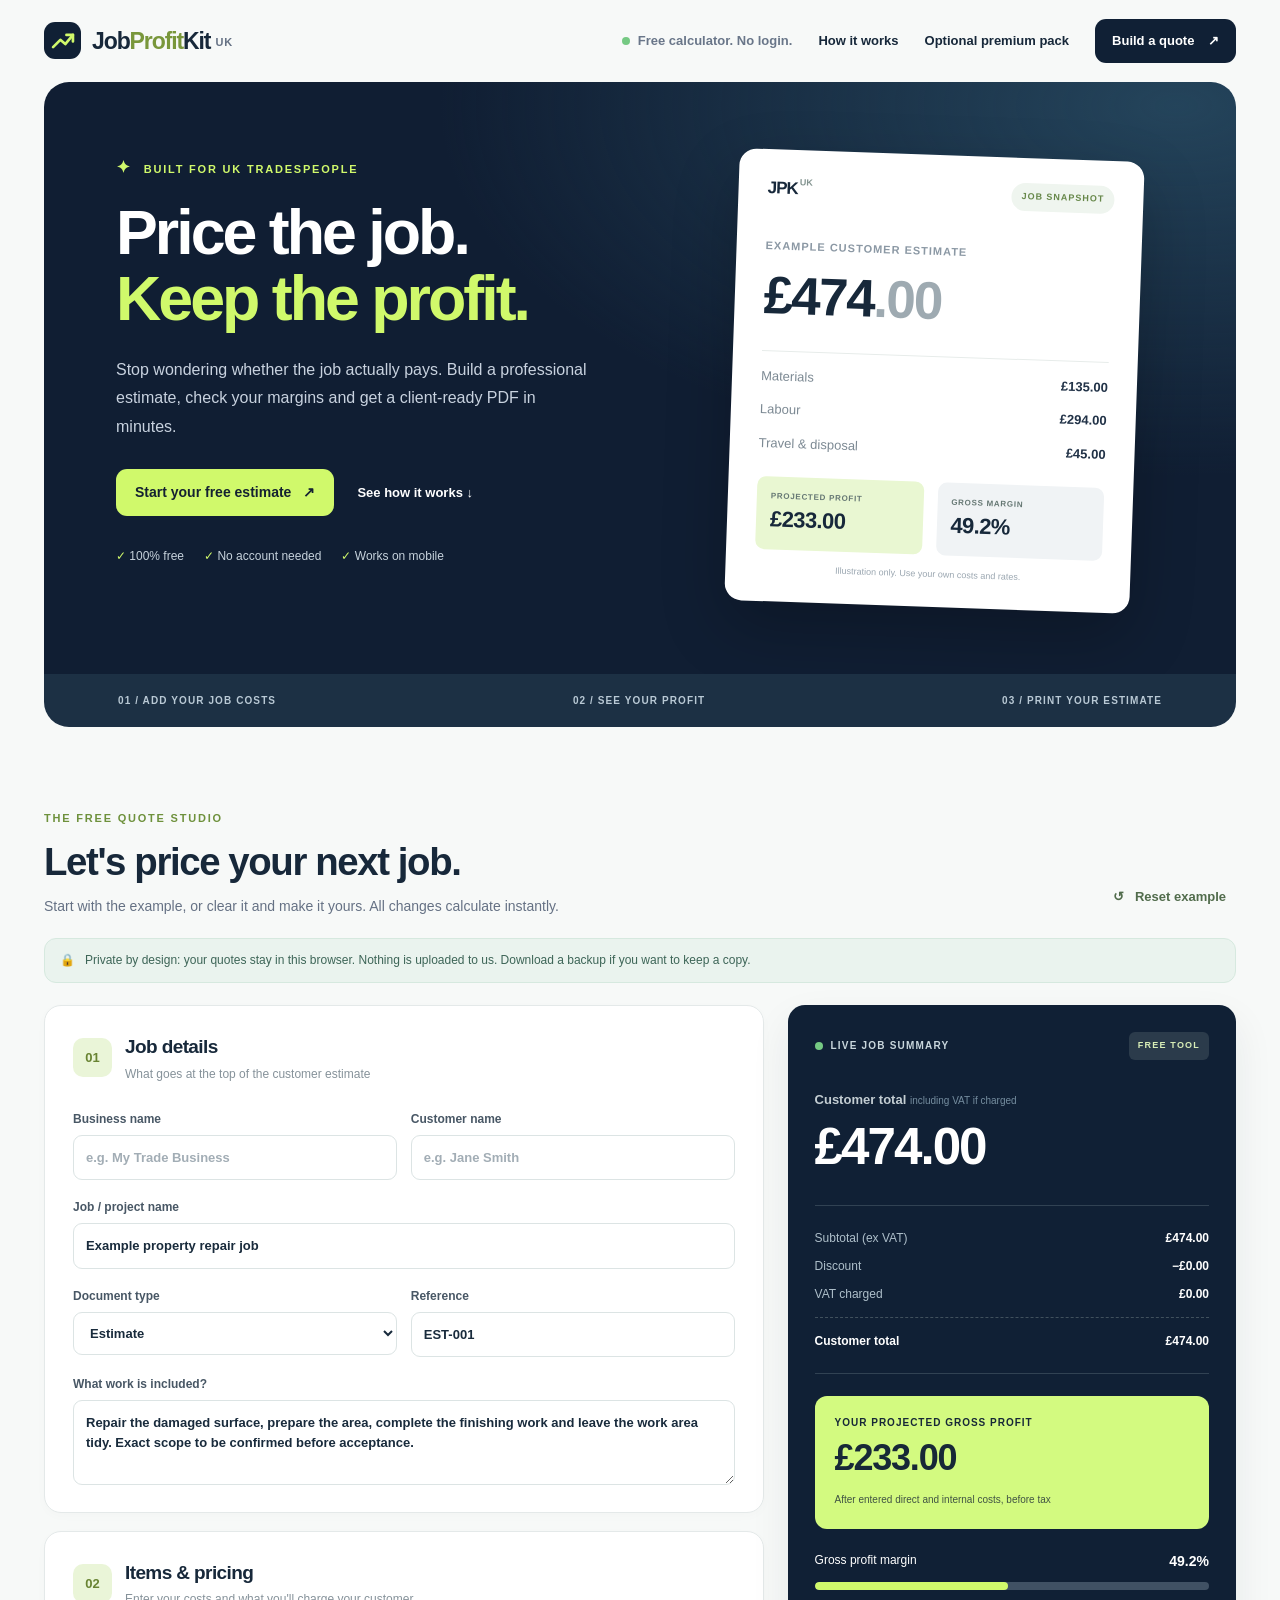
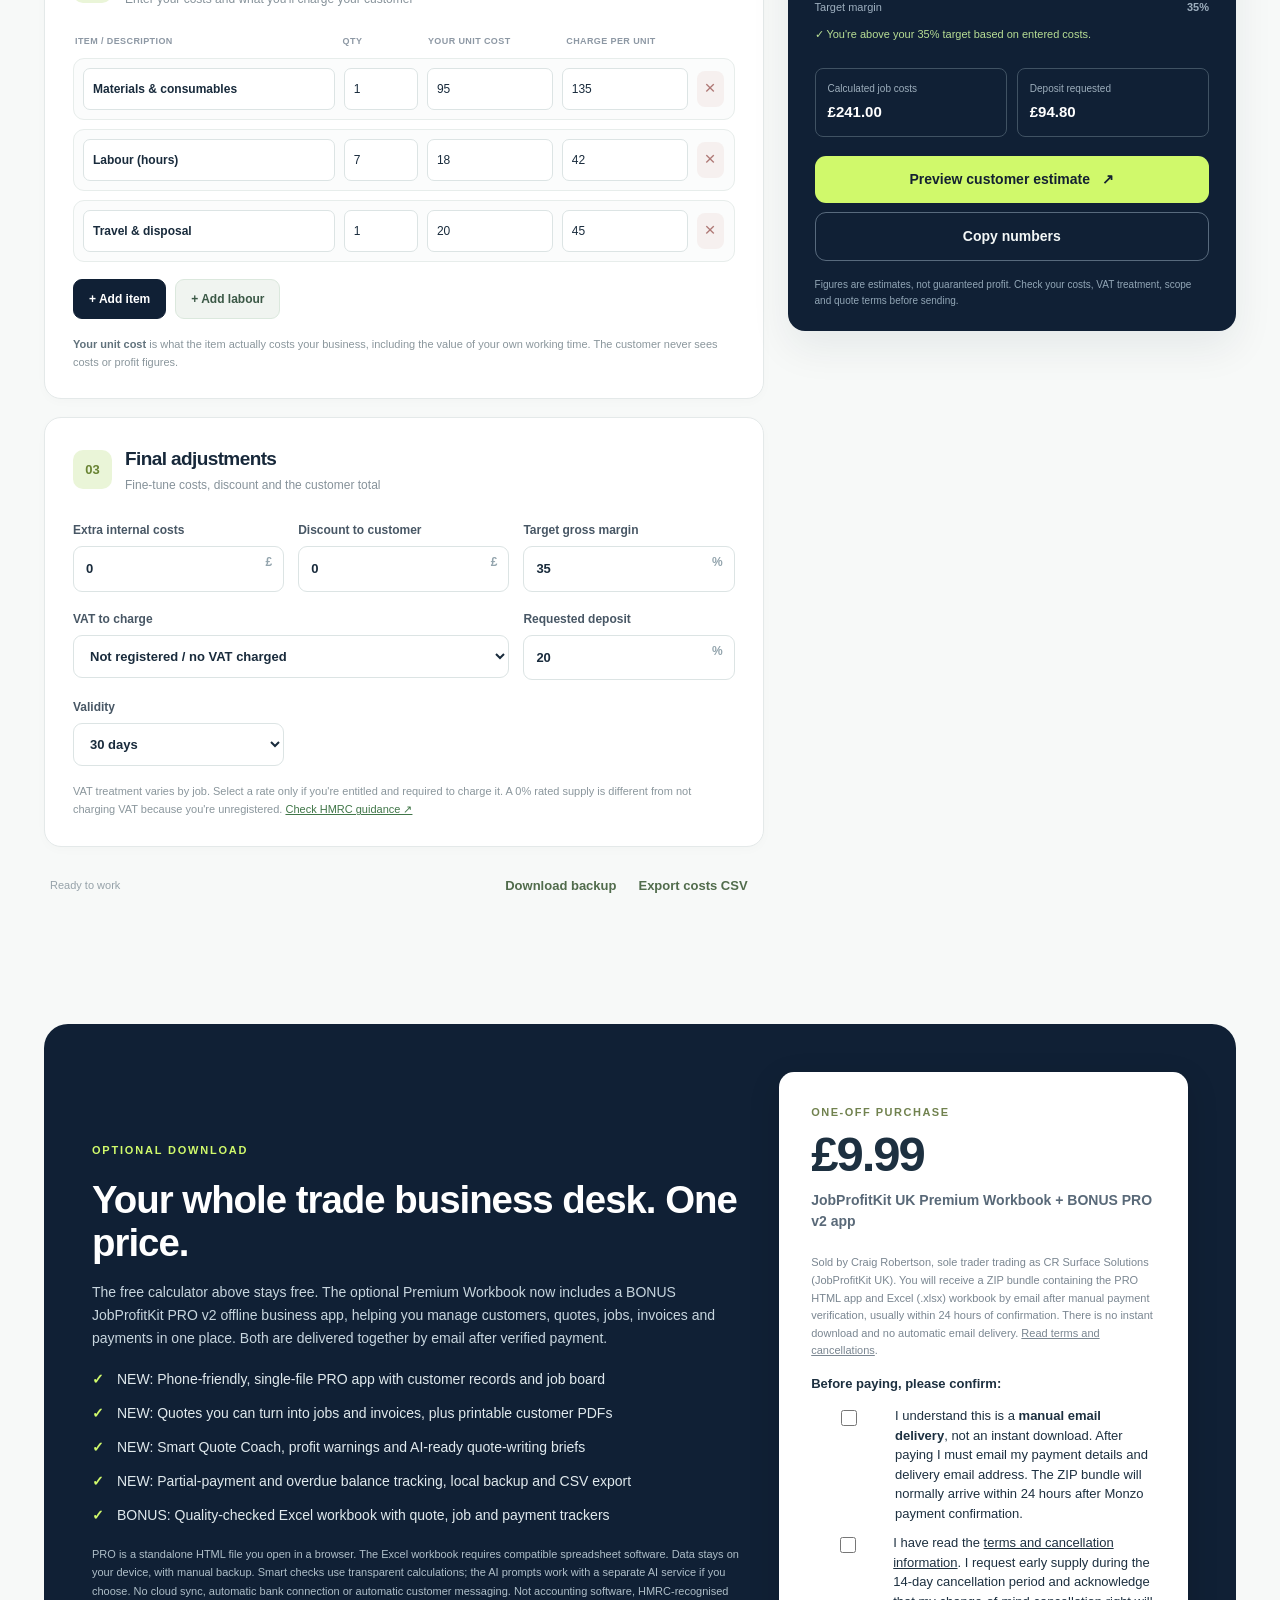
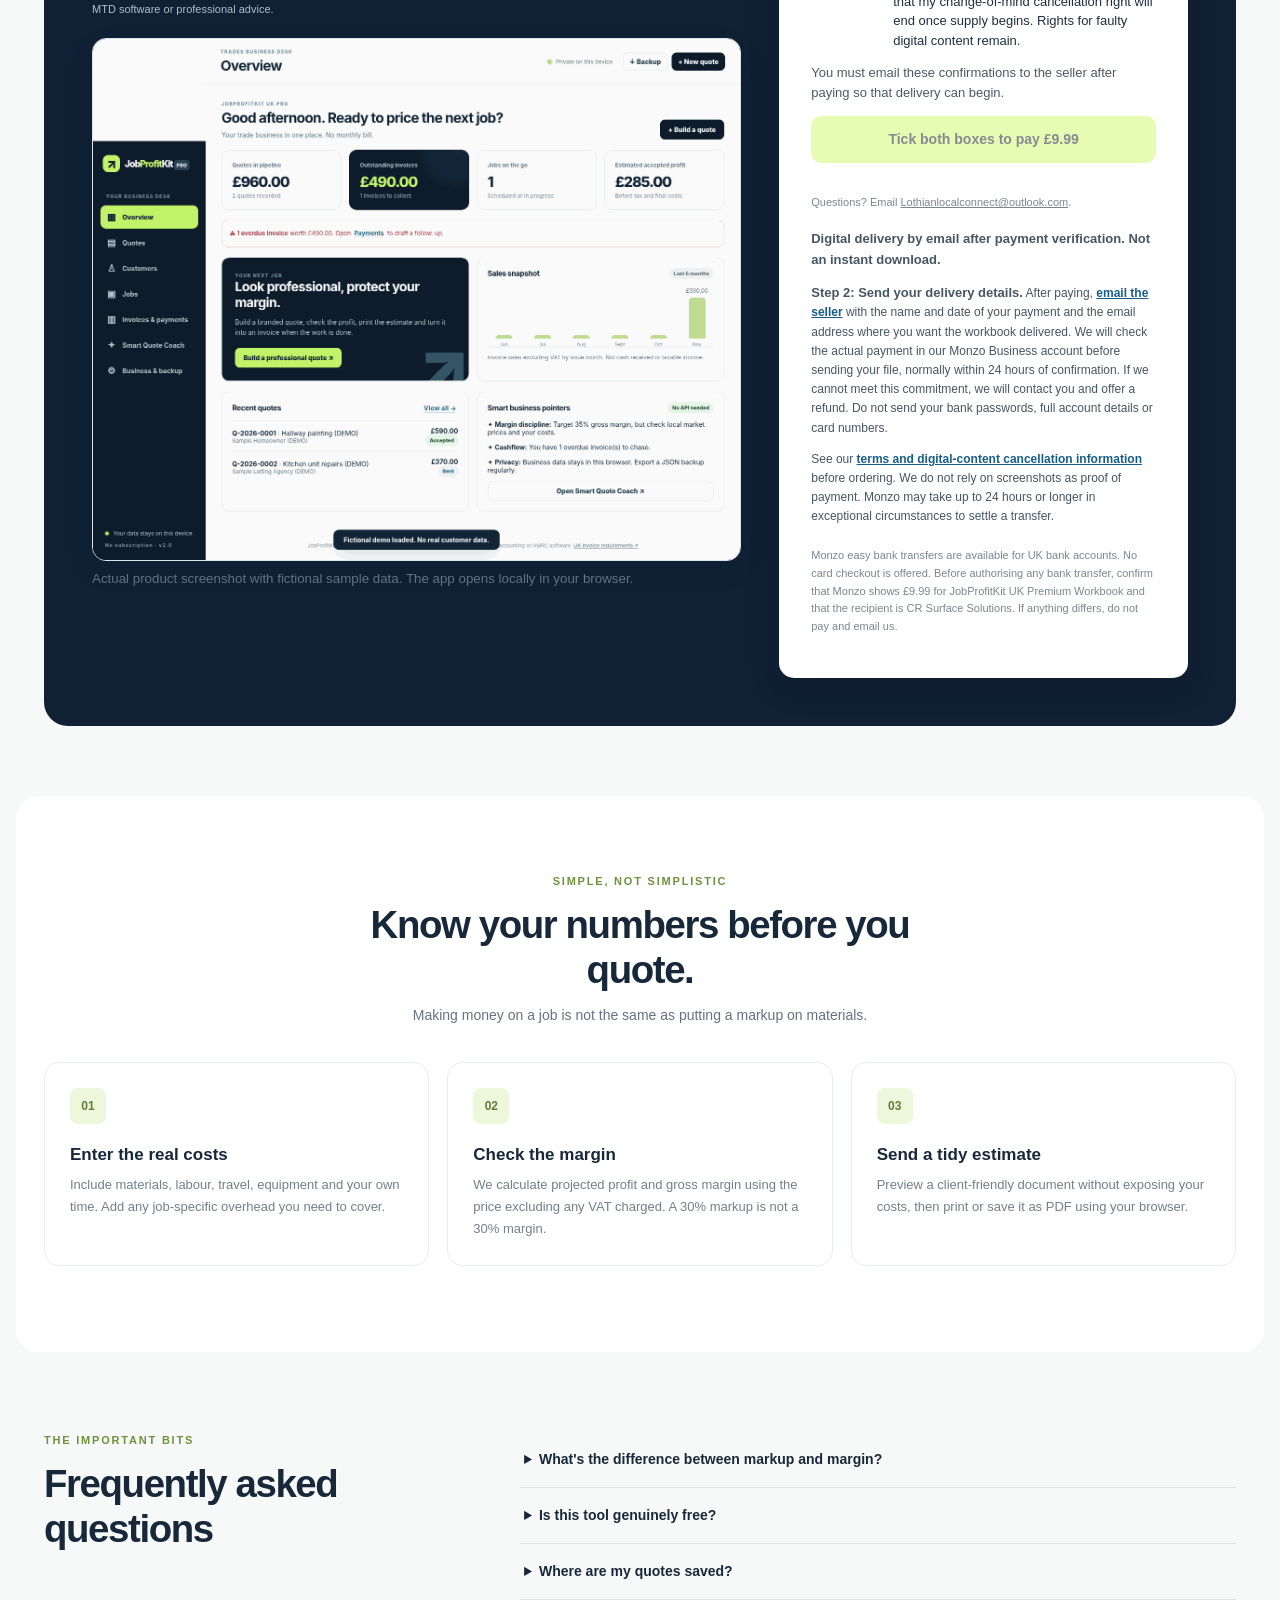
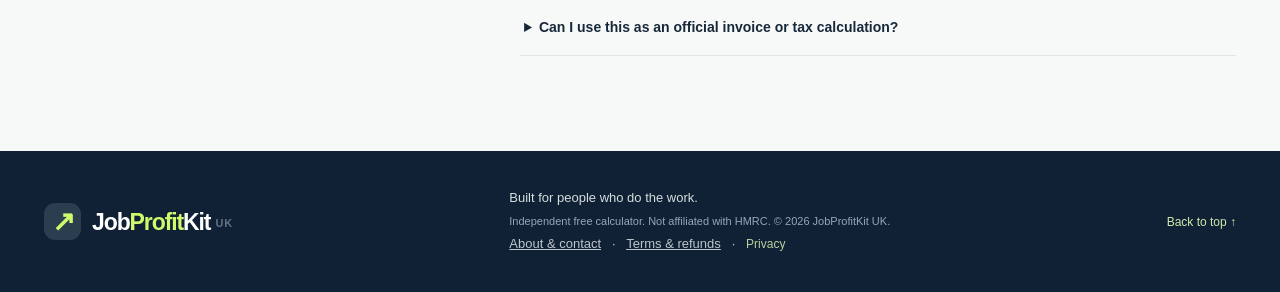
<file: index.html>
<!doctype html>
<html lang="en-GB">
<head>
  <meta charset="utf-8" />
  <meta name="viewport" content="width=device-width, initial-scale=1" />
  <meta name="theme-color" content="#101b2f" />
  <meta name="robots" content="index, follow" />
  <link rel="canonical" href="https://jobprofitkit-uk.onrender.com/" />
  <meta property="og:image" content="https://jobprofitkit-uk.onrender.com/JobProfitKit_PRO_Preview.png" />
  <meta name="description" content="Free UK trades quote builder and job profit calculator. Price materials and labour, check your profit margin, apply VAT when appropriate, and print a professional customer estimate. No account needed." />
  <meta property="og:title" content="JobProfitKit UK | Free Quote & Profit Calculator" />
  <meta property="og:description" content="Price the job. Keep the profit. A free quote builder for UK tradespeople." />
  <title>JobProfitKit UK | Free Quote Builder and Job Profit Calculator</title>
  <link rel="icon" type="image/svg+xml" href="favicon.svg" />
  <link rel="stylesheet" href="styles.css" />
  <script defer src="payment-config.js"></script>
  <script defer src="app.js"></script>
  <script defer src="premium.js"></script>
</head>
<body>
<div id="app">
  <header class="site-header">
    <a class="brand" href="#top" aria-label="JobProfitKit UK home">
      <span class="brand-mark" aria-hidden="true"><svg viewBox="0 0 34 34" fill="none"><path d="M4 25L13.5 15.5L20 21L30 9" stroke="currentColor" stroke-width="3.5" stroke-linecap="round" stroke-linejoin="round"/><path d="M21.5 9H30V17.5" stroke="currentColor" stroke-width="3.5" stroke-linecap="round" stroke-linejoin="round"/></svg></span>
      <span>Job<span class="brand-accent">Profit</span>Kit<span class="brand-uk">UK</span></span>
    </a>
    <div class="header-actions">
      <span class="privacy-label"><span class="status-dot"></span> Free calculator. No login.</span>
      <a class="header-link" href="#how-it-works">How it works</a><a class="header-link" href="#premium">Optional premium pack</a>
      <a class="header-button" href="#builder">Build a quote <span aria-hidden="true">↗</span></a>
    </div>
  </header>
  <main id="top">
    <section class="hero container" aria-labelledby="hero-title">
      <div class="hero-grid">
        <div>
          <p class="eyebrow"><span class="sparkle">✦</span> BUILT FOR UK TRADESPEOPLE</p>
          <h1 id="hero-title">Price the job.<br /><span>Keep the profit.</span></h1>
          <p class="hero-copy">Stop wondering whether the job actually pays. Build a professional estimate, check your margins and get a client-ready PDF in minutes.</p>
          <div class="hero-buttons"><a class="btn btn-lime" href="#builder">Start your free estimate <span aria-hidden="true">↗</span></a><a class="subtle-cta" href="#how-it-works">See how it works <span aria-hidden="true">↓</span></a></div>
          <div class="hero-trust"><span>✓ 100% free</span><span>✓ No account needed</span><span>✓ Works on mobile</span></div>
        </div>
        <div class="hero-preview" aria-label="Example estimate and profit preview">
          <div class="mock-top"><div class="mini-logo">JPK<span>UK</span></div><span class="mock-pill">JOB SNAPSHOT</span></div>
          <div class="mock-caption">EXAMPLE CUSTOMER ESTIMATE</div>
          <div class="mock-price">£474<span>.00</span></div>
          <div class="mock-rule"></div>
          <div class="mock-row"><span>Materials</span><strong>£135.00</strong></div>
          <div class="mock-row"><span>Labour</span><strong>£294.00</strong></div>
          <div class="mock-row"><span>Travel &amp; disposal</span><strong>£45.00</strong></div>
          <div class="mock-bottom"><div><small>PROJECTED PROFIT</small><strong>£233.00</strong></div><div><small>GROSS MARGIN</small><strong>49.2%</strong></div></div>
          <div class="mock-note">Illustration only. Use your own costs and rates.</div>
        </div>
      </div>
      <div class="hero-steps"><span>01 / ADD YOUR JOB COSTS</span><span>02 / SEE YOUR PROFIT</span><span>03 / PRINT YOUR ESTIMATE</span></div>
    </section>

    <section id="builder" class="workspace container" aria-labelledby="workspace-title">
      <div class="section-heading"><div><p class="eyebrow dark-eyebrow">THE FREE QUOTE STUDIO</p><h2 id="workspace-title">Let's price your next job.</h2><p>Start with the example, or clear it and make it yours. All changes calculate instantly.</p></div><button id="reset" class="ghost-button" type="button">↺ &nbsp; Reset example</button></div>
      <div id="storage-banner" class="storage-banner" role="status"><span aria-hidden="true">🔒</span><span>Private by design: your quotes stay in this browser. Nothing is uploaded to us. Download a backup if you want to keep a copy.</span></div>
      <div class="workspace-grid">
        <div class="workspace-main">
          <section class="panel" aria-labelledby="job-heading">
            <div class="panel-heading"><div class="panel-step">01</div><div><h3 id="job-heading">Job details</h3><p>What goes at the top of the customer estimate</p></div></div>
            <div class="form-grid">
              <label>Business name <input data-field="business" type="text" maxlength="90" placeholder="e.g. My Trade Business" autocomplete="organization"></label>
              <label>Customer name <input data-field="customer" type="text" maxlength="90" placeholder="e.g. Jane Smith"></label>
              <label class="wide">Job / project name <input data-field="job" type="text" maxlength="130" placeholder="e.g. Kitchen worktop repair"></label>
              <label>Document type <select data-field="docType"><option>Estimate</option><option>Quotation</option></select></label>
              <label>Reference <input data-field="reference" type="text" maxlength="35" placeholder="e.g. EST-001"></label>
              <label class="wide">What work is included? <textarea data-field="scope" rows="3" maxlength="1600" placeholder="Describe the agreed scope and important exclusions"></textarea></label>
            </div>
          </section>
          <section class="panel" aria-labelledby="lines-heading">
            <div class="panel-heading"><div class="panel-step">02</div><div><h3 id="lines-heading">Items &amp; pricing</h3><p>Enter your costs and what you'll charge your customer</p></div></div>
            <div class="line-labels"><span>ITEM / DESCRIPTION</span><span>QTY</span><span>YOUR UNIT COST</span><span>CHARGE PER UNIT</span><span></span></div>
            <div id="items" class="items-list"></div>
            <div class="item-buttons"><button class="secondary-btn" type="button" id="add-item">+ Add item</button><button class="secondary-btn secondary-light" type="button" id="add-labour">+ Add labour</button></div>
            <p class="hint"><strong>Your unit cost</strong> is what the item actually costs your business, including the value of your own working time. The customer never sees costs or profit figures.</p>
          </section>
          <section class="panel" aria-labelledby="adjust-heading">
            <div class="panel-heading"><div class="panel-step">03</div><div><h3 id="adjust-heading">Final adjustments</h3><p>Fine-tune costs, discount and the customer total</p></div></div>
            <div class="form-grid three-col">
              <label>Extra internal costs <span class="field-help">£</span><input data-field="overhead" type="number" inputmode="decimal" min="0" max="100000000" step="0.01" /></label>
              <label>Discount to customer <span class="field-help">£</span><input data-field="discount" type="number" inputmode="decimal" min="0" max="100000000" step="0.01" /></label>
              <label>Target gross margin <span class="field-help">%</span><input data-field="target" type="number" inputmode="decimal" min="0" max="95" step="0.5" /></label>
              <label>VAT to charge <select data-field="vat"><option value="none">Not registered / no VAT charged</option><option value="0">0% VAT (where applicable)</option><option value="5">5% VAT (where applicable)</option><option value="20">20% VAT (standard)</option></select></label>
              <label>Requested deposit <span class="field-help">%</span><input data-field="deposit" type="number" inputmode="decimal" min="0" max="100" step="1" /></label>
              <label>Validity <select data-field="valid"><option value="7">7 days</option><option value="14">14 days</option><option value="30">30 days</option><option value="60">60 days</option></select></label>
            </div>
            <p class="hint">VAT treatment varies by job. Select a rate only if you're entitled and required to charge it. A 0% rated supply is different from not charging VAT because you're unregistered. <a href="https://www.gov.uk/vat-rates" target="_blank" rel="noopener noreferrer">Check HMRC guidance ↗</a></p>
          </section>
          <div class="workflow-bottom"><span id="save-status" aria-live="polite">Ready to work</span><div><button id="export-json" type="button" class="text-button">Download backup</button><button id="export-csv" type="button" class="text-button">Export costs CSV</button></div></div>
        </div>
        <aside class="workspace-sidebar" aria-label="Live price and profitability">
          <div class="results-card">
            <div class="result-header"><div class="live-dot"></div><span>LIVE JOB SUMMARY</span><span class="result-free">FREE TOOL</span></div>
            <p class="total-title">Customer total <span>including VAT if charged</span></p>
            <p id="customer-total" class="customer-total" aria-live="polite">£474.00</p>
            <div class="total-math"><div><span>Subtotal (ex VAT)</span><strong id="subtotal">£474.00</strong></div><div><span>Discount</span><strong id="discount-out">−£0.00</strong></div><div><span>VAT charged</span><strong id="vat-out">£0.00</strong></div><div class="math-final"><span>Customer total</span><strong id="total-line">£474.00</strong></div></div>
            <div class="profit-box"><p>YOUR PROJECTED GROSS PROFIT</p><strong id="profit">£233.00</strong><span id="profit-caption">After entered direct and internal costs, before tax</span></div>
            <div class="margin-row"><span>Gross profit margin</span><strong id="margin">49.2%</strong></div>
            <div class="progress-track"><div id="margin-fill" class="progress-fill"></div></div>
            <div class="margin-row margin-sub"><span>Target margin</span><strong id="target-out">35%</strong></div>
            <div id="target-message" class="target-message" aria-live="polite"></div>
            <div class="small-metrics"><div><span>Calculated job costs</span><strong id="costs">£241.00</strong></div><div><span>Deposit requested</span><strong id="deposit-out">£94.80</strong></div></div>
            <div class="result-actions"><button class="btn btn-lime" id="show-quote" type="button">Preview customer estimate <span aria-hidden="true">↗</span></button><button id="copy-summary" class="btn btn-outline" type="button">Copy numbers</button></div>
            <p class="result-note">Figures are estimates, not guaranteed profit. Check your costs, VAT treatment, scope and quote terms before sending.</p>
          </div>
        </aside>
      </div>
    </section>


    <section id="premium" class="premium-section container" aria-labelledby="premium-title">
      <div class="premium-panel">
        <div class="premium-description">
          <p class="eyebrow">OPTIONAL DOWNLOAD</p>
          <h2 id="premium-title">Your whole trade business desk. One price.</h2>
          <p>The free calculator above stays free. The optional Premium Workbook now includes a BONUS JobProfitKit PRO v2 offline business app, helping you manage customers, quotes, jobs, invoices and payments in one place. Both are delivered together by email after verified payment.</p>
          <ul class="premium-features">
            <li>NEW: Phone-friendly, single-file PRO app with customer records and job board</li>
            <li>NEW: Quotes you can turn into jobs and invoices, plus printable customer PDFs</li>
            <li>NEW: Smart Quote Coach, profit warnings and AI-ready quote-writing briefs</li>
            <li>NEW: Partial-payment and overdue balance tracking, local backup and CSV export</li>
            <li>BONUS: Quality-checked Excel workbook with quote, job and payment trackers</li>
          </ul>
          <p class="premium-small">PRO is a standalone HTML file you open in a browser. The Excel workbook requires compatible spreadsheet software. Data stays on your device, with manual backup. Smart checks use transparent calculations; the AI prompts work with a separate AI service if you choose. No cloud sync, automatic bank connection or automatic customer messaging. Not accounting software, HMRC-recognised MTD software or professional advice.</p><div style="margin:20px 0"><img loading="lazy" src="JobProfitKit_PRO_Preview.png" alt="JobProfitKit PRO dashboard showing fictional sample invoices and quotes" style="display:block;width:100%;border-radius:14px;border:1px solid #dbe7e7;box-shadow:0 9px 26px #172b351a"><small style="display:block;color:#607380;margin-top:8px">Actual product screenshot with fictional sample data. The app opens locally in your browser.</small></div>
        </div>
        <div class="premium-checkout">
          <p class="premium-checkout-eyebrow">ONE-OFF PURCHASE</p>
          <strong class="premium-price">£9.99</strong>
          <p class="premium-description-text">JobProfitKit UK Premium Workbook + BONUS PRO v2 app</p><p class="premium-small">Sold by Craig Robertson, sole trader trading as CR Surface Solutions (JobProfitKit UK). You will receive a ZIP bundle containing the PRO HTML app and Excel (.xlsx) workbook by email after manual payment verification, usually within 24 hours of confirmation. There is no instant download and no automatic email delivery. <a href="terms.html">Read terms and cancellations</a>.</p>
          <div id="premium-preflight" hidden style="margin:14px 0; font-size:13px; line-height:1.5;">
            <p><strong>Before paying, please confirm:</strong></p>
            <label style="display:flex; align-items:flex-start; gap:9px; margin:10px 0; cursor:pointer;"><input id="premium-check-delivery" type="checkbox" style="margin-top:4px; min-width:16px; min-height:16px;" /> <span>I understand this is a <strong>manual email delivery</strong>, not an instant download. After paying I must email my payment details and delivery email address. The ZIP bundle will normally arrive within 24 hours after Monzo payment confirmation.</span></label>
            <label style="display:flex; align-items:flex-start; gap:9px; margin:10px 0; cursor:pointer;"><input id="premium-check-consent" type="checkbox" style="margin-top:4px; min-width:16px; min-height:16px;" /> <span>I have read the <a href="terms.html" target="_blank" rel="noopener noreferrer">terms and cancellation information</a>. I request early supply during the 14-day cancellation period and acknowledge that my change-of-mind cancellation right will end once supply begins. Rights for faulty digital content remain.</span></label>
            <p style="opacity:.8;">You must email these confirmations to the seller after paying so that delivery can begin.</p>
          </div>
          <a id="premium-pay-link" class="btn btn-lime premium-payment-button" href="#" target="_blank" rel="noopener noreferrer" hidden>Pay using Monzo link ↗</a>
          <p class="premium-small">Questions? Email <a href="mailto:Lothianlocalconnect@outlook.com">Lothianlocalconnect@outlook.com</a>.</p><div id="premium-not-live" class="premium-unavailable" role="status">Paid checkout is temporarily unavailable on this device. The free calculator remains available. Contact the seller for help.</div>
          <div id="premium-delivery" class="premium-fulfilment" hidden>
            <strong>Digital delivery by email after payment verification. Not an instant download.</strong>
            <p><strong>Step 2: Send your delivery details.</strong> After paying, <a id="premium-email-link" href="#">email the seller</a> with the name and date of your payment and the email address where you want the workbook delivered. We will check the actual payment in our Monzo Business account before sending your file, normally within 24 hours of confirmation. If we cannot meet this commitment, we will contact you and offer a refund. Do not send your bank passwords, full account details or card numbers.</p>
            <p>See our <a href="terms.html">terms and digital-content cancellation information</a> before ordering. We do not rely on screenshots as proof of payment. Monzo may take up to 24 hours or longer in exceptional circumstances to settle a transfer.</p>
          </div>
          <p class="premium-small">Monzo easy bank transfers are available for UK bank accounts. No card checkout is offered. Before authorising any bank transfer, confirm that Monzo shows £9.99 for JobProfitKit UK Premium Workbook and that the recipient is CR Surface Solutions. If anything differs, do not pay and email us.</p>
        </div>
      </div>
    </section>

    <section id="how-it-works" class="explainer container" aria-labelledby="explainer-title">
      <div class="explainer-heading"><p class="eyebrow dark-eyebrow">SIMPLE, NOT SIMPLISTIC</p><h2 id="explainer-title">Know your numbers before you quote.</h2><p>Making money on a job is not the same as putting a markup on materials.</p></div>
      <div class="explainer-grid"><article><div class="explainer-icon">01</div><h3>Enter the real costs</h3><p>Include materials, labour, travel, equipment and your own time. Add any job-specific overhead you need to cover.</p></article><article><div class="explainer-icon">02</div><h3>Check the margin</h3><p>We calculate projected profit and gross margin using the price excluding any VAT charged. A 30% markup is not a 30% margin.</p></article><article><div class="explainer-icon">03</div><h3>Send a tidy estimate</h3><p>Preview a client-friendly document without exposing your costs, then print or save it as PDF using your browser.</p></article></div>
    </section>
    <section class="faq container" aria-labelledby="faq-title"><div><p class="eyebrow dark-eyebrow">THE IMPORTANT BITS</p><h2 id="faq-title">Frequently asked questions</h2></div><div class="faq-answers"><details><summary>What's the difference between markup and margin?</summary><p>Markup is profit divided by cost. Margin is profit divided by selling price (excluding VAT). If a job costs £100 and you charge £130, markup is 30%, but margin is about 23.1%.</p></details><details><summary>Is this tool genuinely free?</summary><p>Yes. Building, saving and printing a customer estimate is free and requires no login. The optional £9.99 Premium Workbook bundle below also includes a PRO browser app.</p></details><details><summary>Where are my quotes saved?</summary><p>Only in your own browser's local storage. Nothing is uploaded to a server. Your data could disappear if you clear browser storage or use private browsing. Use “Download backup” for a portable copy.</p></details><details><summary>Can I use this as an official invoice or tax calculation?</summary><p>No. This is a costing and estimate tool, not accounting software, a tax return, an invoice system or legal advice. Confirm the correct VAT and any other tax obligations with HMRC or a qualified professional.</p></details></div></section>
  </main>
  <footer class="site-footer"><div class="container footer-inner"><a class="brand footer-brand" href="#top"><span class="brand-mark" aria-hidden="true">↗</span><span>Job<span class="brand-accent">Profit</span>Kit<span class="brand-uk">UK</span></span></a><div><p>Built for people who do the work.</p><small>Independent free calculator. Not affiliated with HMRC. © <span id="year"></span> JobProfitKit UK.</small><p style="font-size:13px;opacity:.88;line-height:1.8"><a href="about.html">About &amp; contact</a> &nbsp; · &nbsp; <a href="terms.html">Terms &amp; refunds</a> &nbsp; · &nbsp; <a href="privacy.html">Privacy</a></p></div><a href="#top">Back to top ↑</a></div></footer>
</div>

<div id="preview-overlay" class="preview-overlay" hidden role="dialog" aria-modal="true" aria-labelledby="preview-title"><div class="preview-shell"><div class="preview-toolbar"><div><strong id="preview-title">Customer estimate preview</strong><small>Private costs and profit are excluded.</small></div><div><button class="secondary-btn" type="button" id="print-quote">Print / Save PDF</button><button class="close-btn" type="button" id="close-preview" aria-label="Close preview">×</button></div></div><div id="customer-document" class="customer-document"></div></div></div>
<div id="print-only"></div>
<div id="toast" role="status" aria-live="polite"></div>
</body>
</html>
</file>
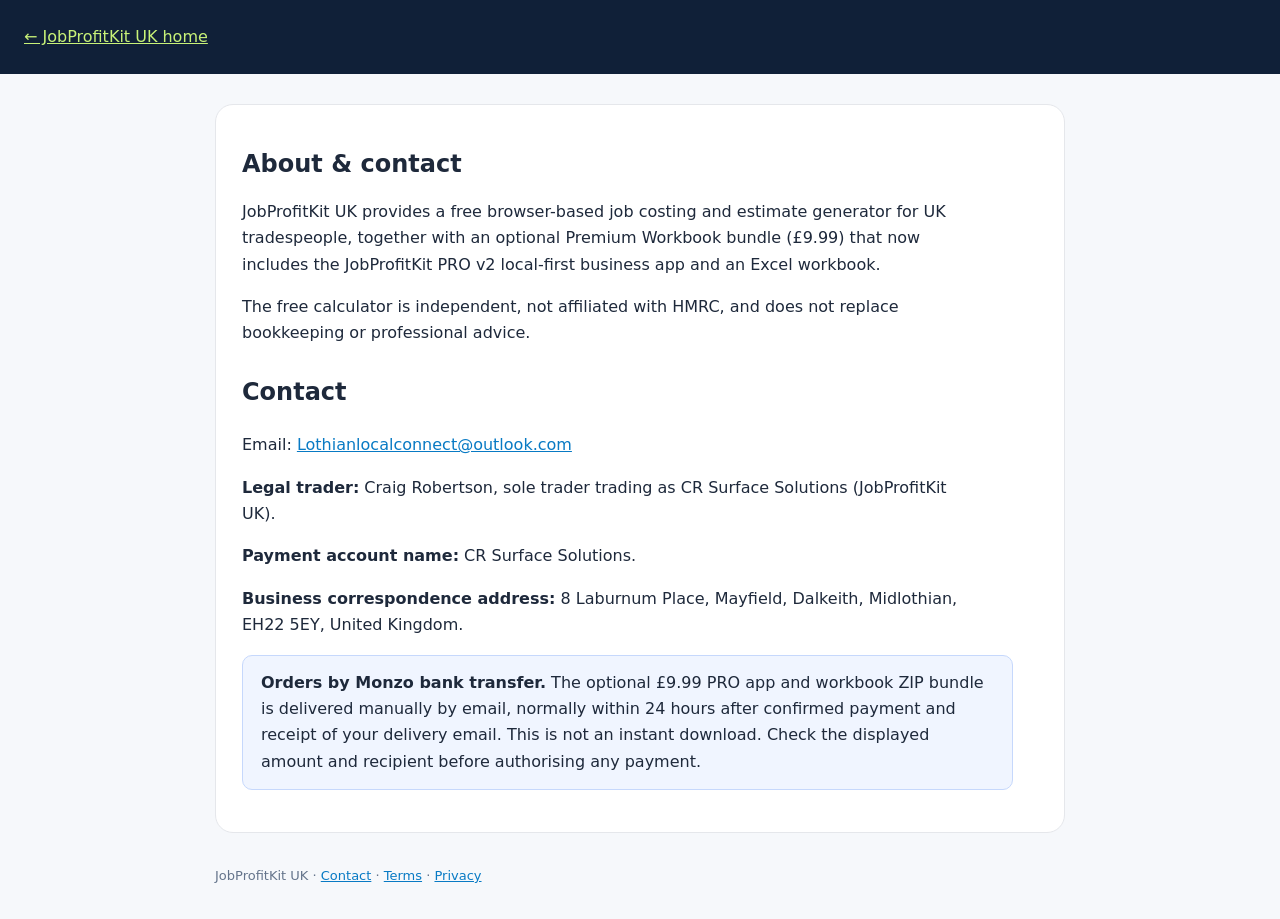
<file: about.html>
<!doctype html><html lang="en-GB"><head><meta charset="utf-8"><meta name="viewport" content="width=device-width,initial-scale=1"><title>About &amp; contact | JobProfitKit UK</title><style>body{margin:0;background:#f6f8fb;color:#1e293b;font:16px/1.65 system-ui,-apple-system,Segoe UI,Arial,sans-serif}header{background:#102038;color:white;padding:24px}header a{color:#c8f278}main{max-width:850px;margin:30px auto;padding:0 22px}article{background:white;border:1px solid #e5e7eb;border-radius:18px;padding:26px}h1{line-height:1.15}h2{margin-top:26px}a{color:#087ac4}footer{max-width:850px;margin:32px auto;padding:0 22px;color:#64748b;font-size:13px}p,li{max-width:72ch}small{color:#64748b} .notice{padding:14px 18px;border-radius:10px;background:#f0f5ff;border:1px solid #c6d8fc}</style></head><body><header><a href="index.html">← JobProfitKit UK home</a></header><main><article><h1>About &amp; contact</h1><p>JobProfitKit UK provides a free browser-based job costing and estimate generator for UK tradespeople, together with an optional Premium Workbook bundle (£9.99) that now includes the JobProfitKit PRO v2 local-first business app and an Excel workbook.</p><p>The free calculator is independent, not affiliated with HMRC, and does not replace bookkeeping or professional advice.</p><h2>Contact</h2><p>Email: <a href="mailto:Lothianlocalconnect@outlook.com">Lothianlocalconnect@outlook.com</a></p><p><strong>Legal trader:</strong> Craig Robertson, sole trader trading as CR Surface Solutions (JobProfitKit UK).</p><p><strong>Payment account name:</strong> CR Surface Solutions.</p><p><strong>Business correspondence address:</strong> 8 Laburnum Place, Mayfield, Dalkeith, Midlothian, EH22 5EY, United Kingdom.</p><p class="notice"><strong>Orders by Monzo bank transfer.</strong> The optional £9.99 PRO app and workbook ZIP bundle is delivered manually by email, normally within 24 hours after confirmed payment and receipt of your delivery email. This is not an instant download. Check the displayed amount and recipient before authorising any payment.</p></article></main><footer>JobProfitKit UK · <a href="about.html">Contact</a> · <a href="terms.html">Terms</a> · <a href="privacy.html">Privacy</a></footer></body></html>
</file>
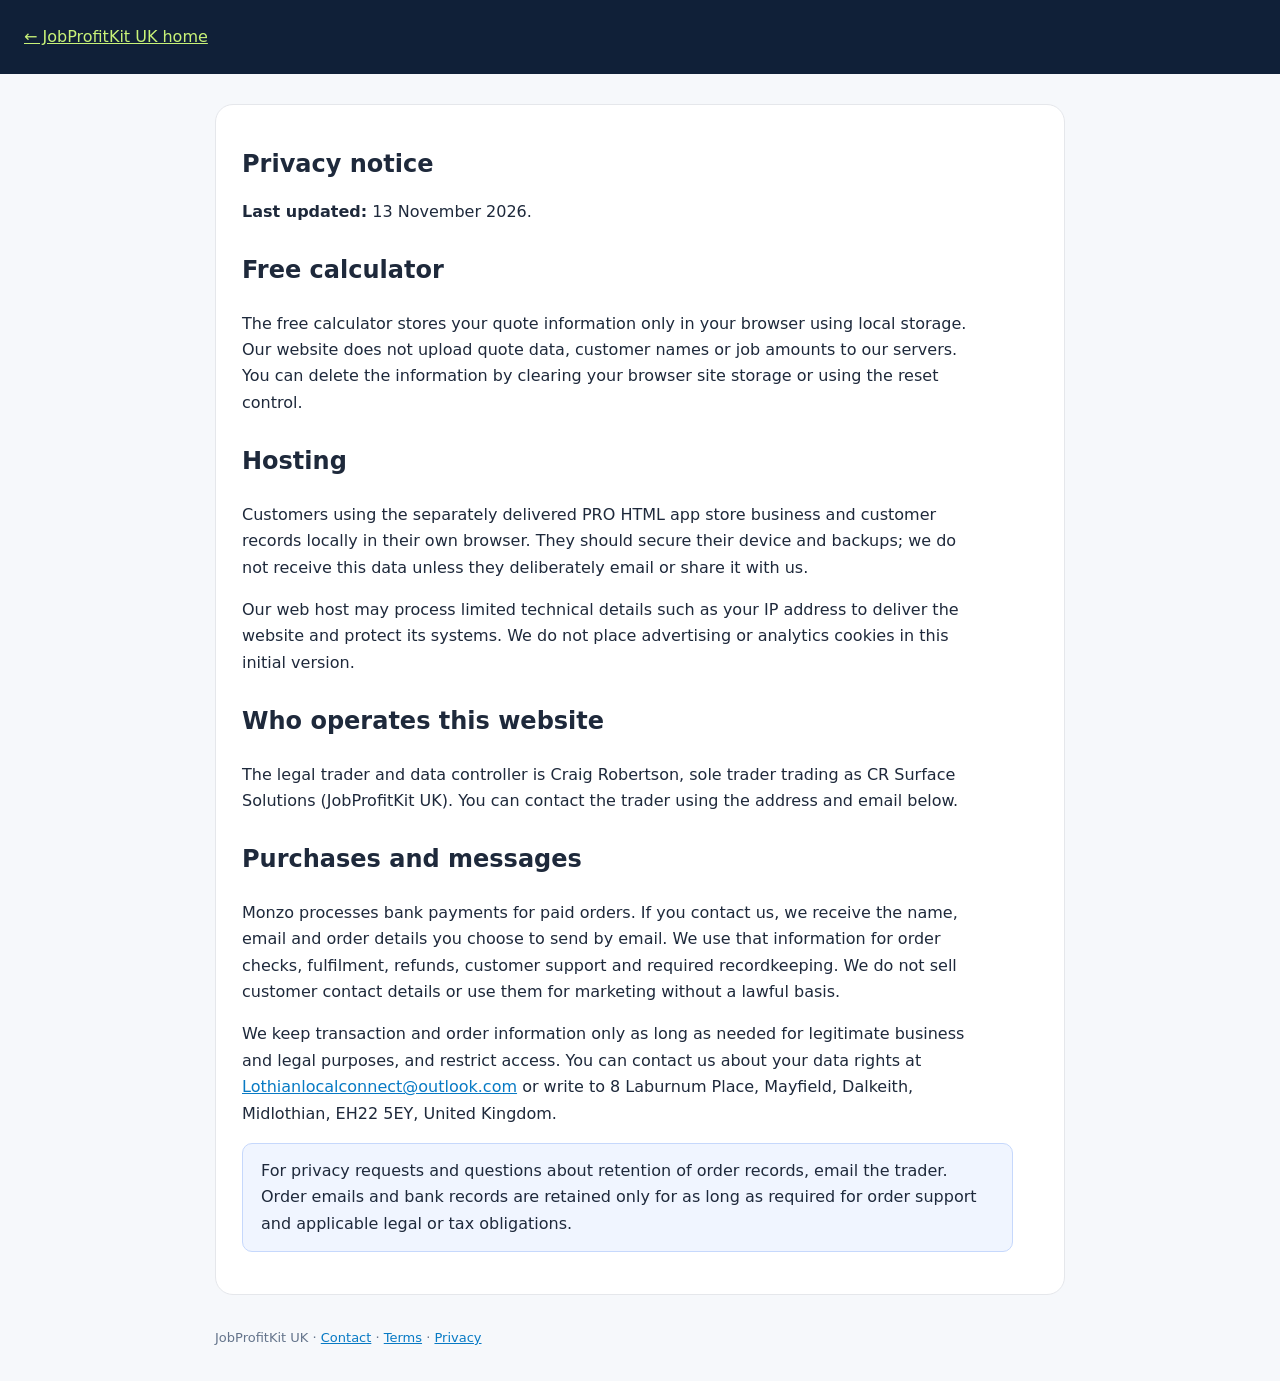
<file: privacy.html>
<!doctype html><html lang="en-GB"><head><meta charset="utf-8"><meta name="viewport" content="width=device-width,initial-scale=1"><title>Privacy notice | JobProfitKit UK</title><style>body{margin:0;background:#f6f8fb;color:#1e293b;font:16px/1.65 system-ui,-apple-system,Segoe UI,Arial,sans-serif}header{background:#102038;color:white;padding:24px}header a{color:#c8f278}main{max-width:850px;margin:30px auto;padding:0 22px}article{background:white;border:1px solid #e5e7eb;border-radius:18px;padding:26px}h1{line-height:1.15}h2{margin-top:26px}a{color:#087ac4}footer{max-width:850px;margin:32px auto;padding:0 22px;color:#64748b;font-size:13px}p,li{max-width:72ch}small{color:#64748b} .notice{padding:14px 18px;border-radius:10px;background:#f0f5ff;border:1px solid #c6d8fc}</style></head><body><header><a href="index.html">← JobProfitKit UK home</a></header><main><article><h1>Privacy notice</h1><p><strong>Last updated:</strong> 13 November 2026.</p><h2>Free calculator</h2><p>The free calculator stores your quote information only in your browser using local storage. Our website does not upload quote data, customer names or job amounts to our servers. You can delete the information by clearing your browser site storage or using the reset control.</p><h2>Hosting</h2><p>Customers using the separately delivered PRO HTML app store business and customer records locally in their own browser. They should secure their device and backups; we do not receive this data unless they deliberately email or share it with us.</p><p>Our web host may process limited technical details such as your IP address to deliver the website and protect its systems. We do not place advertising or analytics cookies in this initial version.</p><h2>Who operates this website</h2><p>The legal trader and data controller is Craig Robertson, sole trader trading as CR Surface Solutions (JobProfitKit UK). You can contact the trader using the address and email below.</p><h2>Purchases and messages</h2><p>Monzo processes bank payments for paid orders. If you contact us, we receive the name, email and order details you choose to send by email. We use that information for order checks, fulfilment, refunds, customer support and required recordkeeping. We do not sell customer contact details or use them for marketing without a lawful basis.</p><p>We keep transaction and order information only as long as needed for legitimate business and legal purposes, and restrict access. You can contact us about your data rights at <a href="mailto:Lothianlocalconnect@outlook.com">Lothianlocalconnect@outlook.com</a> or write to 8 Laburnum Place, Mayfield, Dalkeith, Midlothian, EH22 5EY, United Kingdom.</p><p class="notice">For privacy requests and questions about retention of order records, email the trader. Order emails and bank records are retained only for as long as required for order support and applicable legal or tax obligations.</p></article></main><footer>JobProfitKit UK · <a href="about.html">Contact</a> · <a href="terms.html">Terms</a> · <a href="privacy.html">Privacy</a></footer></body></html>
</file>
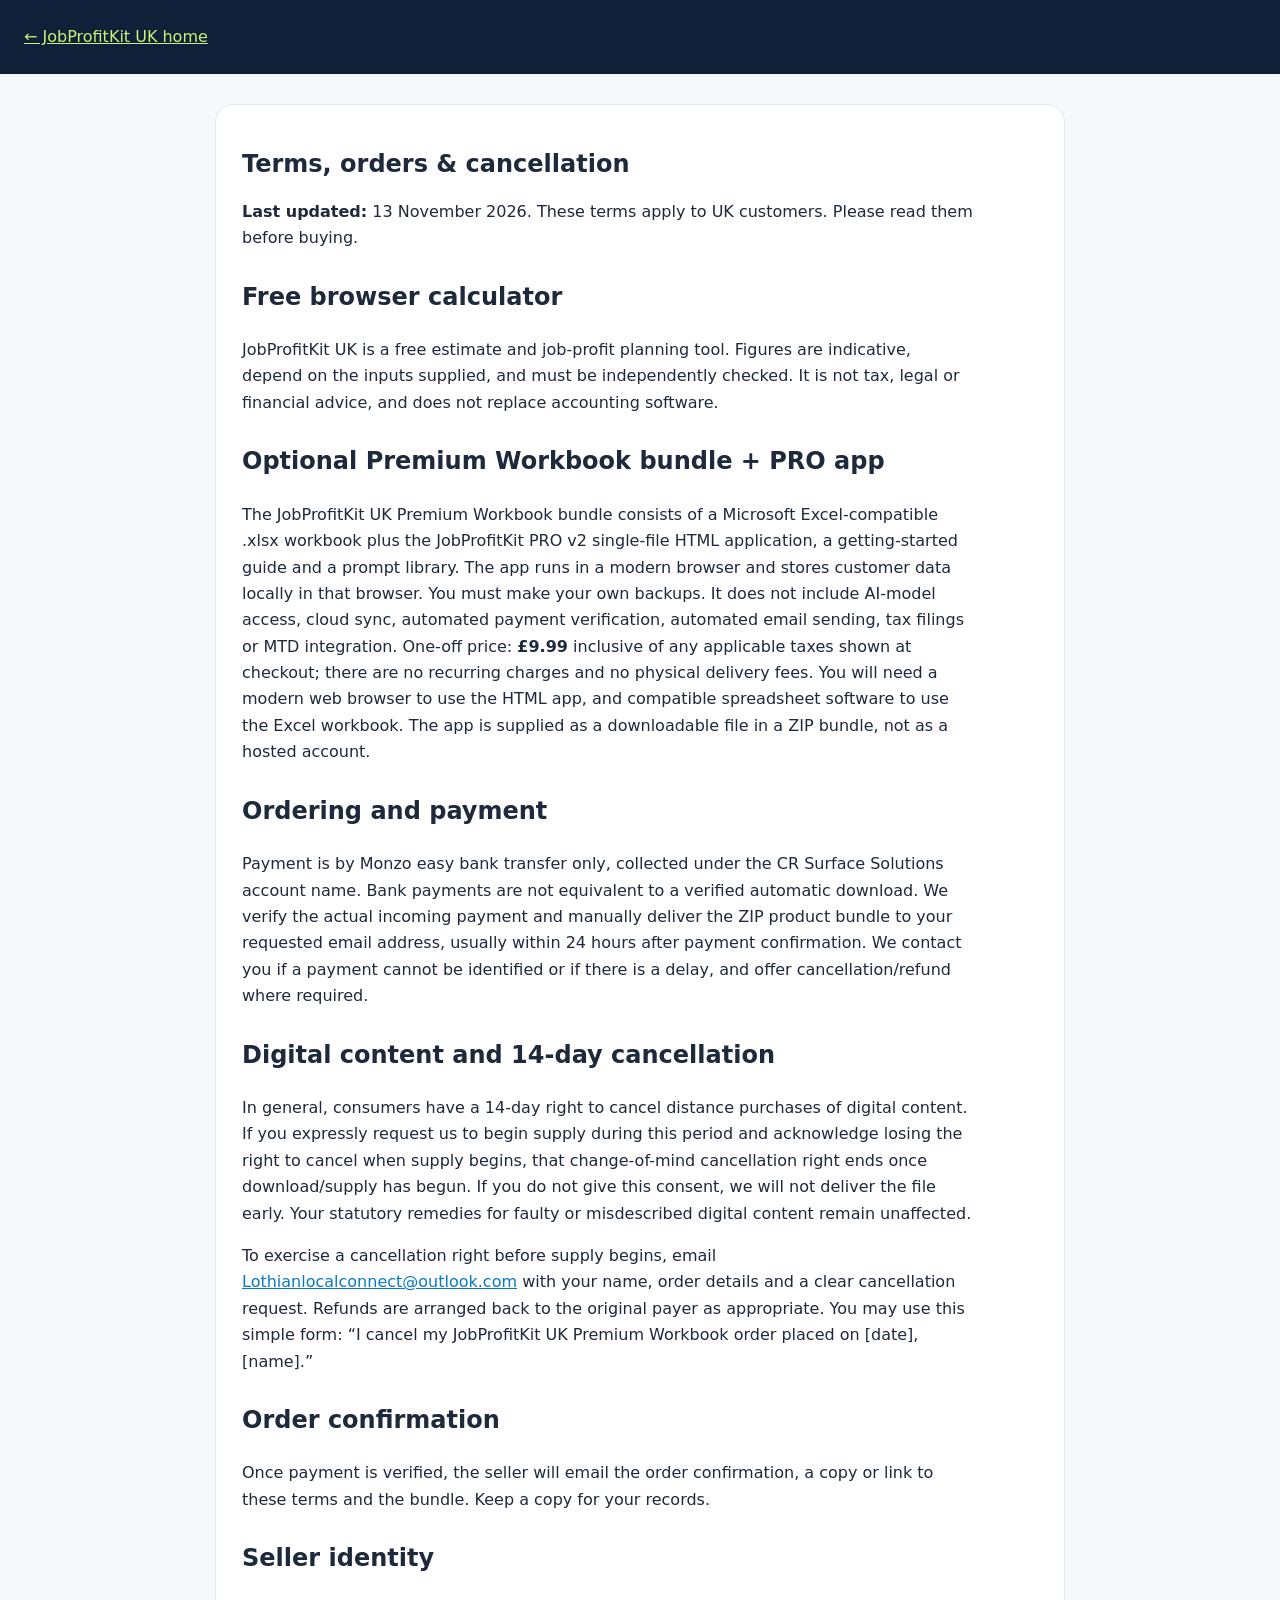
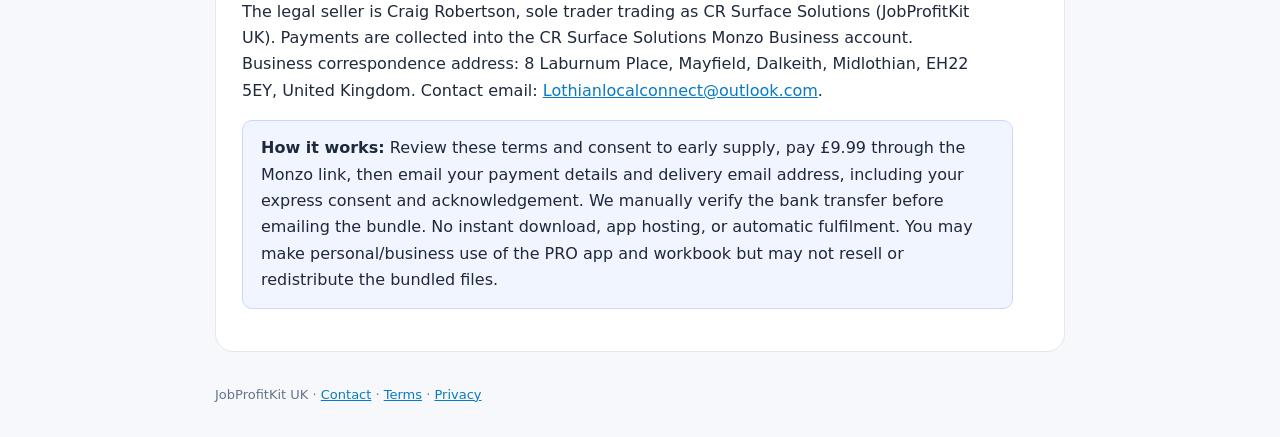
<file: terms.html>
<!doctype html><html lang="en-GB"><head><meta charset="utf-8"><meta name="viewport" content="width=device-width,initial-scale=1"><title>Terms, orders &amp; cancellation | JobProfitKit UK</title><style>body{margin:0;background:#f6f8fb;color:#1e293b;font:16px/1.65 system-ui,-apple-system,Segoe UI,Arial,sans-serif}header{background:#102038;color:white;padding:24px}header a{color:#c8f278}main{max-width:850px;margin:30px auto;padding:0 22px}article{background:white;border:1px solid #e5e7eb;border-radius:18px;padding:26px}h1{line-height:1.15}h2{margin-top:26px}a{color:#087ac4}footer{max-width:850px;margin:32px auto;padding:0 22px;color:#64748b;font-size:13px}p,li{max-width:72ch}small{color:#64748b} .notice{padding:14px 18px;border-radius:10px;background:#f0f5ff;border:1px solid #c6d8fc}</style></head><body><header><a href="index.html">← JobProfitKit UK home</a></header><main><article><h1>Terms, orders &amp; cancellation</h1><p><strong>Last updated:</strong> 13 November 2026. These terms apply to UK customers. Please read them before buying.</p><h2>Free browser calculator</h2><p>JobProfitKit UK is a free estimate and job-profit planning tool. Figures are indicative, depend on the inputs supplied, and must be independently checked. It is not tax, legal or financial advice, and does not replace accounting software.</p><h2>Optional Premium Workbook bundle + PRO app</h2><p>The JobProfitKit UK Premium Workbook bundle consists of a Microsoft Excel-compatible .xlsx workbook plus the JobProfitKit PRO v2 single-file HTML application, a getting-started guide and a prompt library. The app runs in a modern browser and stores customer data locally in that browser. You must make your own backups. It does not include AI-model access, cloud sync, automated payment verification, automated email sending, tax filings or MTD integration. One-off price: <strong>£9.99</strong> inclusive of any applicable taxes shown at checkout; there are no recurring charges and no physical delivery fees. You will need a modern web browser to use the HTML app, and compatible spreadsheet software to use the Excel workbook. The app is supplied as a downloadable file in a ZIP bundle, not as a hosted account.</p><h2>Ordering and payment</h2><p>Payment is by Monzo easy bank transfer only, collected under the CR Surface Solutions account name. Bank payments are not equivalent to a verified automatic download. We verify the actual incoming payment and manually deliver the ZIP product bundle to your requested email address, usually within 24 hours after payment confirmation. We contact you if a payment cannot be identified or if there is a delay, and offer cancellation/refund where required.</p><h2>Digital content and 14-day cancellation</h2><p>In general, consumers have a 14-day right to cancel distance purchases of digital content. If you expressly request us to begin supply during this period and acknowledge losing the right to cancel when supply begins, that change-of-mind cancellation right ends once download/supply has begun. If you do not give this consent, we will not deliver the file early. Your statutory remedies for faulty or misdescribed digital content remain unaffected.</p><p>To exercise a cancellation right before supply begins, email <a href="mailto:Lothianlocalconnect@outlook.com">Lothianlocalconnect@outlook.com</a> with your name, order details and a clear cancellation request. Refunds are arranged back to the original payer as appropriate. You may use this simple form: “I cancel my JobProfitKit UK Premium Workbook order placed on [date], [name].”</p><h2>Order confirmation</h2><p>Once payment is verified, the seller will email the order confirmation, a copy or link to these terms and the bundle. Keep a copy for your records.</p><h2>Seller identity</h2><p>The legal seller is Craig Robertson, sole trader trading as CR Surface Solutions (JobProfitKit UK). Payments are collected into the CR Surface Solutions Monzo Business account. Business correspondence address: 8 Laburnum Place, Mayfield, Dalkeith, Midlothian, EH22 5EY, United Kingdom. Contact email: <a href="mailto:Lothianlocalconnect@outlook.com">Lothianlocalconnect@outlook.com</a>.</p><p class="notice"><strong>How it works:</strong> Review these terms and consent to early supply, pay £9.99 through the Monzo link, then email your payment details and delivery email address, including your express consent and acknowledgement. We manually verify the bank transfer before emailing the bundle. No instant download, app hosting, or automatic fulfilment. You may make personal/business use of the PRO app and workbook but may not resell or redistribute the bundled files.</p></article></main><footer>JobProfitKit UK · <a href="about.html">Contact</a> · <a href="terms.html">Terms</a> · <a href="privacy.html">Privacy</a></footer></body></html>
</file>
<file: styles.css>
:root{--navy:#102035;--navy-2:#162b42;--ink:#17283a;--muted:#657184;--lime:#d0f96b;--lime-dark:#acd941;--line:#e4e9e9;--bg:#f7f9f8;--white:#fff;--radius:19px;--shadow:0 17px 40px rgba(13,37,50,.075)}*{box-sizing:border-box}html{scroll-behavior:smooth}body{margin:0;background:var(--bg);color:var(--ink);font-family:Inter,ui-sans-serif,-apple-system,BlinkMacSystemFont,"Segoe UI",Roboto,Helvetica,Arial,sans-serif;line-height:1.5}button,input,select,textarea{font:inherit}button{cursor:pointer}a{color:inherit}a:focus-visible,button:focus-visible,input:focus-visible,select:focus-visible,textarea:focus-visible{outline:3px solid #77b2ff;outline-offset:3px}.container{max-width:1248px;margin:auto;padding-left:28px;padding-right:28px}.site-header{display:flex;align-items:center;justify-content:space-between;max-width:1248px;padding:19px 28px;margin:auto;min-height:80px}.brand{display:flex;gap:11px;align-items:center;text-decoration:none;font-weight:850;font-size:23px;letter-spacing:-1.1px;white-space:nowrap}.brand-mark{height:37px;width:37px;border-radius:11px;background:var(--navy);color:var(--lime);display:flex;align-items:center;justify-content:center;font-size:28px;font-weight:700}.brand-mark svg{width:26px;height:26px}.brand-accent{color:#79973b}.brand-uk{margin-left:5px;vertical-align:middle;font-size:11px;letter-spacing:.8px;color:#657184}.header-actions{display:flex;gap:26px;align-items:center;font-size:13px;font-weight:650}.header-link{text-decoration:none}.header-button{background:var(--navy);color:white;padding:12px 17px;border-radius:11px;text-decoration:none}.header-button span{margin-left:10px}.privacy-label{display:inline-flex;gap:8px;align-items:center;color:#697689}.status-dot,.live-dot{display:inline-block;width:8px;height:8px;background:#75c983;border-radius:50%}.hero{padding-top:0;padding-bottom:0}.hero-grid{border-radius:25px 25px 0 0;background:radial-gradient(ellipse at 95% 4%,#24445b 0%,transparent 46%),#101e33;color:white;display:grid;grid-template-columns:1.08fr .92fr;gap:50px;padding:73px 72px 68px;overflow:hidden}.eyebrow{font-size:11px;letter-spacing:1.8px;font-weight:850;color:var(--lime);margin:0 0 20px}.sparkle{font-size:17px;padding-right:7px}.hero h1{font-size:clamp(44px,4.9vw,70px);line-height:1.05;letter-spacing:-3px;margin:0;font-weight:850}.hero h1 span{color:var(--lime)}.hero-copy{font-size:16px;color:#c8d2df;line-height:1.8;max-width:480px;margin:24px 0 27px}.hero-buttons{display:flex;align-items:center;gap:23px;flex-wrap:wrap}.btn{display:inline-flex;align-items:center;justify-content:center;gap:12px;border:0;border-radius:11px;font-weight:800;font-size:14px;min-height:47px;text-decoration:none;padding:13px 19px;transition:transform .12s,background .12s}.btn:hover,.secondary-btn:hover,.header-button:hover{transform:translateY(-1px)}.btn-lime{background:var(--lime);color:#142131}.btn-lime:hover{background:#e0ff90}.subtle-cta{color:white;text-decoration:none;font-size:13px;font-weight:700}.hero-trust{display:flex;flex-wrap:wrap;gap:20px;color:#c6d2dc;font-size:12px;margin-top:31px}.hero-trust span::first-letter{color:var(--lime)}.hero-preview{background:#fff;border-radius:17px;color:var(--ink);padding:25px 29px;box-shadow:0 25px 65px rgba(0,0,0,.24);transform:rotate(2deg);max-width:405px;align-self:center;margin:0 auto;width:100%}.mock-top{display:flex;justify-content:space-between;align-items:center}.mini-logo{font-size:17px;font-weight:900;letter-spacing:-1px}.mini-logo span{font-size:9px;vertical-align:top;padding:0 2px;letter-spacing:0;color:#82938f}.mock-pill{background:#eff5ef;color:#668749;border-radius:30px;font-size:9px;letter-spacing:1px;padding:7px 10px;font-weight:800}.mock-caption{color:#8b98a4;font-size:11px;font-weight:800;letter-spacing:1px;margin-top:35px}.mock-price{font-size:53px;font-weight:850;letter-spacing:-2px;margin:2px 0 15px}.mock-price span{color:#9eaab1}.mock-rule{height:1px;background:#e7ecea;margin-bottom:15px}.mock-row{display:flex;justify-content:space-between;color:#7c8993;font-size:13px;margin:14px 0}.mock-row strong{color:#213247}.mock-bottom{display:flex;gap:14px;margin-top:24px}.mock-bottom>div{flex:1;padding:14px;border-radius:9px;background:#e9f7d2}.mock-bottom>div:nth-child(2){background:#f0f3f5}.mock-bottom small{display:block;font-size:8px;letter-spacing:.7px;color:#657773;font-weight:850}.mock-bottom strong{display:block;font-size:22px;letter-spacing:-.6px}.mock-note{margin-top:13px;font-size:9px;color:#9aa6b0;text-align:center}.hero-steps{background:#1c3044;border-radius:0 0 25px 25px;padding:19px 74px;display:flex;justify-content:space-between;color:#b9c9d5;font-size:10px;font-weight:800;letter-spacing:1.1px}.workspace{padding-top:83px;padding-bottom:92px}.section-heading{display:flex;align-items:end;justify-content:space-between;gap:18px;margin-bottom:21px}.section-heading h2,.explainer-heading h2,.faq h2{font-size:clamp(29px,3vw,42px);line-height:1.18;letter-spacing:-1.4px;margin:0}.section-heading p:last-child,.explainer-heading>p:last-child{font-size:14px;color:var(--muted);margin:12px 0 0}.dark-eyebrow{color:#6e913c;margin-bottom:12px}.ghost-button,.text-button{border:none;background:transparent;color:#516c4c;font-size:13px;font-weight:700;padding:10px}.ghost-button{white-space:nowrap}.storage-banner{background:#eaf3ee;border:1px solid #d6e9df;border-radius:12px;padding:12px 15px;display:flex;gap:10px;color:#3d6557;font-size:12px;margin-bottom:22px;line-height:1.6}.workspace-grid{display:grid;grid-template-columns:minmax(0,1.38fr) minmax(325px,.86fr);gap:24px;align-items:start}.workspace-main{display:grid;gap:18px}.panel{background:var(--white);border:1px solid var(--line);border-radius:17px;padding:27px 28px;box-shadow:0 3px 11px rgba(19,39,50,.018)}.panel-heading{display:flex;gap:13px;align-items:center;margin-bottom:27px}.panel-step{display:grid;place-items:center;width:39px;height:39px;flex-shrink:0;border-radius:10px;background:#eaf5d8;color:#688332;font-size:13px;font-weight:850}.panel h3{font-size:19px;letter-spacing:-.6px;margin:0}.panel-heading p{font-size:12px;color:#86929a;margin:3px 0 0}.form-grid{display:grid;grid-template-columns:1fr 1fr;gap:18px 14px}.form-grid label{font-size:12px;color:#485765;font-weight:750;display:flex;flex-direction:column;gap:7px;position:relative}.form-grid label.wide{grid-column:1/-1}input,select,textarea{width:100%;color:#192b3c;border:1px solid #dce4e4;background:white;border-radius:9px;padding:12px 12px;font-size:13px;min-height:43px}input::placeholder,textarea::placeholder{color:#a2adb5}textarea{resize:vertical}.line-labels{display:grid;grid-template-columns:2.1fr .62fr 1.05fr 1.05fr 28px;gap:9px;color:#8d98a4;letter-spacing:.4px;font-size:9px;font-weight:800;margin-bottom:9px;padding:0 2px}.mobile-input-label{display:none}.items-list{display:flex;flex-direction:column;gap:9px}.line-item{display:grid;grid-template-columns:2.1fr .62fr 1.05fr 1.05fr 28px;gap:9px;align-items:center;border:1px solid #e7edeb;border-radius:11px;padding:9px;background:#fbfcfc}.line-item input{min-width:0;padding:11px 9px;min-height:40px;font-size:12px;border-radius:7px}.line-item .item-name{font-weight:650}.remove-item{border:none;background:#f6f0ef;color:#ae7774;width:27px;height:36px;border-radius:8px;font-size:19px}.line-tag{font-size:10px;color:#93a3a7;margin-top:2px}.item-buttons{display:flex;gap:9px;margin-top:17px;flex-wrap:wrap}.secondary-btn{border:1px solid var(--navy);border-radius:9px;padding:10px 15px;background:var(--navy);color:white;font-size:12px;font-weight:800;transition:transform .12s}.secondary-light{background:#f0f4f0;color:#3b5846;border-color:#dbe8dd}.hint{font-size:11px;line-height:1.65;color:#8a969c;margin:16px 0 0}.hint strong{color:#61727c}.hint a{color:#407648}.three-col{grid-template-columns:repeat(3,1fr)}.field-help{position:absolute;right:12px;top:32px;color:#93a4ad}.three-col input{padding-right:30px}.three-col label:nth-child(4){grid-column:span 2}.workflow-bottom{display:flex;gap:15px;justify-content:space-between;align-items:center;padding:1px 6px;font-size:11px;color:#96a2a9}.workflow-bottom>div{display:flex;gap:2px}.workspace-sidebar{position:sticky;top:12px}.results-card{background:var(--navy);border-radius:17px;color:white;padding:27px 27px 22px;box-shadow:var(--shadow)}.result-header{display:flex;align-items:center;gap:8px;font-size:10px;font-weight:800;letter-spacing:1.2px;color:#c9d7dd}.result-free{margin-left:auto;background:#2b3b4b;padding:7px 9px;border-radius:6px;font-size:9px;color:#d8edb7}.total-title{margin:30px 0 0;color:#c3cdd2;font-weight:700;font-size:13px}.total-title span{font-size:10px;color:#758d9f;font-weight:500}.customer-total{color:white;font-size:clamp(36px,4vw,52px);font-weight:850;letter-spacing:-2px;margin:0 0 19px;font-variant-numeric:tabular-nums}.total-math{border-top:1px solid #314253;border-bottom:1px solid #314253;padding:13px 0}.total-math>div{display:flex;justify-content:space-between;gap:12px;font-size:12px;margin:10px 0;color:#aebfca}.total-math strong{color:white;font-weight:700;font-variant-numeric:tabular-nums}.total-math .math-final{border-top:1px dashed #40505d;padding-top:14px;margin-top:14px;color:white;font-weight:800}.profit-box{margin-top:22px;padding:19px 20px;border-radius:12px;background:#d3fa80;color:#172837}.profit-box p{margin:0;font-size:10px;letter-spacing:1px;font-weight:850}.profit-box strong{display:block;font-size:36px;letter-spacing:-1.2px;margin:1px 0;font-variant-numeric:tabular-nums}.profit-box span{font-size:10px;color:#405343}.profit-box.loss{background:#ffe3dc}.margin-row{display:flex;justify-content:space-between;font-size:12px;margin-top:22px}.margin-row strong{font-size:14px}.progress-track{height:8px;background:#405164;border-radius:99px;overflow:hidden;margin-top:10px}.progress-fill{height:100%;width:49%;background:var(--lime);border-radius:99px;transition:width .2s}.margin-sub{margin-top:9px;color:#9eafbf;font-size:11px}.margin-sub strong{font-size:11px}.target-message{font-size:11px;color:#b8de94;line-height:1.6;min-height:20px;margin-top:11px}.target-message.warning{color:#ffd1ac}.small-metrics{display:flex;gap:10px;margin-top:22px}.small-metrics>div{flex:1;border:1px solid #405263;padding:12px;border-radius:8px}.small-metrics span{font-size:10px;color:#9daebc;display:block}.small-metrics strong{display:block;margin-top:5px;font-variant-numeric:tabular-nums;font-size:15px}.result-actions{display:grid;gap:9px;margin-top:19px}.result-actions .btn{width:100%}.btn-outline{background:transparent;border:1px solid #586a7d;color:#f3f7f7}.result-note{font-size:10px;color:#92a6b6;line-height:1.6;margin:16px 0 0}.explainer{background:#fff;padding-top:77px;padding-bottom:86px;border-radius:22px}.explainer-heading{text-align:center;max-width:600px;margin:auto}.explainer-grid{display:grid;grid-template-columns:repeat(3,1fr);gap:18px;margin-top:36px}.explainer-grid article{padding:25px;border:1px solid #e8eded;border-radius:15px}.explainer-icon{background:#ecf7dc;color:#5f7f37;border-radius:8px;width:36px;height:36px;display:grid;place-items:center;font-weight:850;font-size:12px}.explainer-grid h3{margin:18px 0 7px;font-size:17px}.explainer-grid p{margin:0;color:#71808d;font-size:13px;line-height:1.7}.faq{display:grid;grid-template-columns:1fr 1.7fr;gap:55px;padding-top:80px;padding-bottom:95px}.faq-answers details{border-bottom:1px solid #dfe6e4;padding:17px 4px}.faq-answers summary{font-weight:750;cursor:pointer;font-size:14px}.faq-answers p{font-size:13px;color:#657484;line-height:1.7}.site-footer{background:var(--navy);color:#fff;padding:37px 0}.footer-inner{display:flex;justify-content:space-between;align-items:center;gap:30px}.footer-brand .brand-mark{background:#2a3e50}.footer-brand .brand-accent{color:var(--lime)}.site-footer p{margin:0;color:#d5dfde;font-size:13px}.site-footer small{color:#95a7b6;font-size:11px}.site-footer a:last-child{font-size:12px;color:#d1e9ab;text-decoration:none}.preview-overlay[hidden]{display:none}.preview-overlay{position:fixed;inset:0;background:rgba(13,26,39,.78);z-index:1000;padding:15px;overflow:auto;display:flex;justify-content:center;align-items:flex-start}.preview-shell{width:100%;max-width:790px;background:#edf0ee;border-radius:15px;margin:25px auto}.preview-toolbar{padding:14px 19px;display:flex;align-items:center;justify-content:space-between;gap:12px;background:#fff;border-radius:15px 15px 0 0}.preview-toolbar>div{display:flex;align-items:center;gap:10px}.preview-toolbar>div:first-child{flex-direction:column;align-items:flex-start;gap:1px}.preview-toolbar small{font-size:11px;color:#768793}.preview-toolbar .secondary-btn{white-space:nowrap}.close-btn{border:0;background:#e8eded;font-size:25px;border-radius:8px;width:35px;height:35px}.customer-document{padding:48px;margin:20px;background:white;box-shadow:0 6px 15px rgba(0,0,0,.06);min-height:630px;color:#243347}.document-head{display:flex;justify-content:space-between;gap:25px;border-bottom:3px solid #1b3146;padding-bottom:19px}.document-head h2{font-size:27px;letter-spacing:-1px;margin:0}.document-head strong{font-size:19px}.doc-meta{font-size:12px;color:#536474;line-height:1.9;margin-top:13px}.doc-scope{margin:24px 0 18px}.doc-scope strong{font-size:13px}.doc-scope p{white-space:pre-wrap;font-size:12px;line-height:1.7;color:#526475}.doc-table{border-collapse:collapse;width:100%;font-size:12px}.doc-table th{background:#eff3f2;text-align:left;padding:12px 9px}.doc-table td{padding:11px 9px;border-bottom:1px solid #edf1f0}.doc-table th:nth-child(n+2),.doc-table td:nth-child(n+2){text-align:right}.doc-totals{max-width:320px;margin:20px 0 10px auto;font-size:13px}.doc-totals>div{display:flex;justify-content:space-between;padding:7px 0}.doc-totals .doc-grand{border-top:2px solid #1b3146;font-size:19px;font-weight:800;padding-top:13px}.doc-note{font-size:11px;line-height:1.7;color:#667888;margin-top:40px;white-space:pre-wrap}.doc-footer{border-top:1px solid #e3e9e7;color:#87959c;font-size:10px;padding-top:15px;margin-top:30px}#toast{position:fixed;bottom:20px;left:50%;transform:translateX(-50%);background:#19394c;color:white;border-radius:9px;padding:12px 16px;font-size:13px;box-shadow:var(--shadow);z-index:1200;opacity:0;pointer-events:none;transition:opacity .2s}#toast.visible{opacity:1}#print-only{display:none}@media(max-width:960px){.hero-grid{padding:55px 41px;gap:25px}.hero-steps{padding:17px 40px}.workspace-grid{grid-template-columns:minmax(0,1fr)}.workspace-sidebar{position:static;order:-1}.results-card{display:block}.customer-total{font-size:46px}.workspace{padding-top:55px}.hero-preview{transform:rotate(1deg)}.hero h1{font-size:48px}}@media(max-width:720px){.container{padding-left:15px;padding-right:15px}.site-header{padding:12px 15px;min-height:65px}.brand{font-size:20px}.brand-mark{width:32px;height:32px}.privacy-label,.header-link{display:none}.header-actions{gap:6px}.header-button{padding:10px 11px;font-size:12px}.hero-grid{grid-template-columns:1fr;padding:36px 24px 45px;border-radius:17px 17px 0 0;gap:35px}.hero h1{font-size:clamp(40px,9vw,57px);letter-spacing:-2px}.hero-copy{font-size:14px;margin-top:17px}.hero-preview{max-width:410px;transform:none}.hero-steps{padding:16px 19px;border-radius:0 0 17px 17px;gap:10px;font-size:8px}.hero-steps span{flex:1}.workspace{padding-top:49px;padding-bottom:60px}.section-heading{align-items:flex-start}.section-heading h2{font-size:28px}.section-heading .ghost-button{font-size:11px;padding:5px}.panel{padding:21px 17px}.form-grid,.three-col{gap:13px}.three-col{grid-template-columns:1fr 1fr}.three-col label:nth-child(4){grid-column:span 2}.line-labels{display:none}.line-item{grid-template-columns:1fr 1fr 1fr 30px;gap:7px;position:relative}.line-item .item-name-wrapper{grid-column:1/-2}.line-item .qty{grid-column:1}.line-item input{font-size:12px}.mobile-input-label{display:block;font-size:9px;color:#8b979c;margin:1px 0 4px}.line-item .remove-item{grid-column:4;grid-row:1;justify-self:end}.workflow-bottom{flex-direction:column;align-items:start}.results-card{padding:23px}.explainer{border-radius:15px;padding-top:52px;padding-bottom:55px}.explainer-grid{grid-template-columns:1fr;gap:10px}.explainer-grid article{padding:19px}.faq{grid-template-columns:1fr;gap:15px;padding-top:58px;padding-bottom:60px}.footer-inner{flex-wrap:wrap;justify-content:flex-start}.preview-overlay{padding:4px}.preview-shell{margin:5px auto}.preview-toolbar{padding:10px}.preview-toolbar strong{font-size:12px}.preview-toolbar small{font-size:9px}.preview-toolbar .secondary-btn{padding:8px;font-size:10px}.customer-document{padding:22px;margin:9px;min-height:550px}.document-head{gap:6px}.document-head h2{font-size:20px}.doc-table{font-size:10px}.doc-table th,.doc-table td{padding:8px 4px}}@media(max-width:400px){.hero-steps{font-size:7px}.hero-trust{gap:8px}.form-grid{grid-template-columns:1fr}.three-col{grid-template-columns:1fr 1fr}.line-item input{padding:10px 5px}.panel-heading{margin-bottom:19px}}@media print{@page{size:A4;margin:14mm}html,body{background:white!important}#app,.preview-overlay,#toast{display:none!important}#print-only{display:block!important;color:#17293b;font-family:Arial,sans-serif}#print-only .customer-document{display:block!important;padding:0!important;margin:0!important;box-shadow:none!important;min-height:0!important}#print-only .doc-head{break-inside:avoid}#print-only .doc-table tr{break-inside:avoid}#print-only .doc-totals{break-inside:avoid}#print-only .doc-grand{font-size:17px}}

/* Optional Monzo payment section: payment does not imply proof of purchase. */
.premium-section{padding-top:26px;padding-bottom:70px}
.premium-panel{background:#102035;color:#fff;border-radius:24px;padding:48px;display:grid;grid-template-columns:1.35fr .85fr;gap:38px;align-items:center}
.premium-description h2{font-size:clamp(28px,3vw,43px);line-height:1.12;letter-spacing:-1px;margin:0 0 17px}
.premium-description>p:not(.eyebrow){color:#c7d5de;line-height:1.65;font-size:14px;max-width:660px}
.premium-features{padding:0;margin:19px 0;list-style:none;display:grid;gap:13px}
.premium-features li{position:relative;padding-left:25px;font-size:14px;color:#e0e9ed}
.premium-features li::before{content:'✓';position:absolute;left:0;color:#d0f96b;font-weight:850}
.premium-small{font-size:11px!important;color:#aebec8!important;line-height:1.6}
.premium-checkout{background:#fff;color:#1d3040;border-radius:15px;padding:32px;box-shadow:0 10px 32px rgba(0,0,0,.14)}
.premium-checkout-eyebrow{font-size:11px;letter-spacing:1.5px;font-weight:850;color:#71824f;margin:0 0 4px}
.premium-price{display:block;font-size:49px;font-weight:900;letter-spacing:-2px;line-height:1.2}
.premium-description-text{margin:7px 0 22px;color:#596978;font-weight:650;font-size:14px}
.premium-payment-button{width:100%;margin-bottom:10px}
.premium-unavailable{border-radius:10px;background:#f0f3f0;border:1px solid #dce5dc;padding:13px;color:#4c6557;font-size:13px;font-weight:650}
.premium-fulfilment{margin-top:17px;font-size:12px;color:#465664;line-height:1.6}
.premium-fulfilment strong{font-size:13px}
.premium-fulfilment a{color:#155e8a;font-weight:750;text-decoration:underline}
.premium-checkout .premium-small{color:#7a8691!important;margin-top:21px}
@media (max-width:860px){.premium-panel{padding:29px;grid-template-columns:1fr;gap:22px}.premium-section{padding-top:5px;padding-bottom:50px}.header-actions .header-link[href="#premium"]{display:none}}
@media (max-width:500px){.premium-panel{padding:20px;border-radius:16px}.premium-checkout{padding:23px}.premium-description h2{font-size:30px}}
</file>
